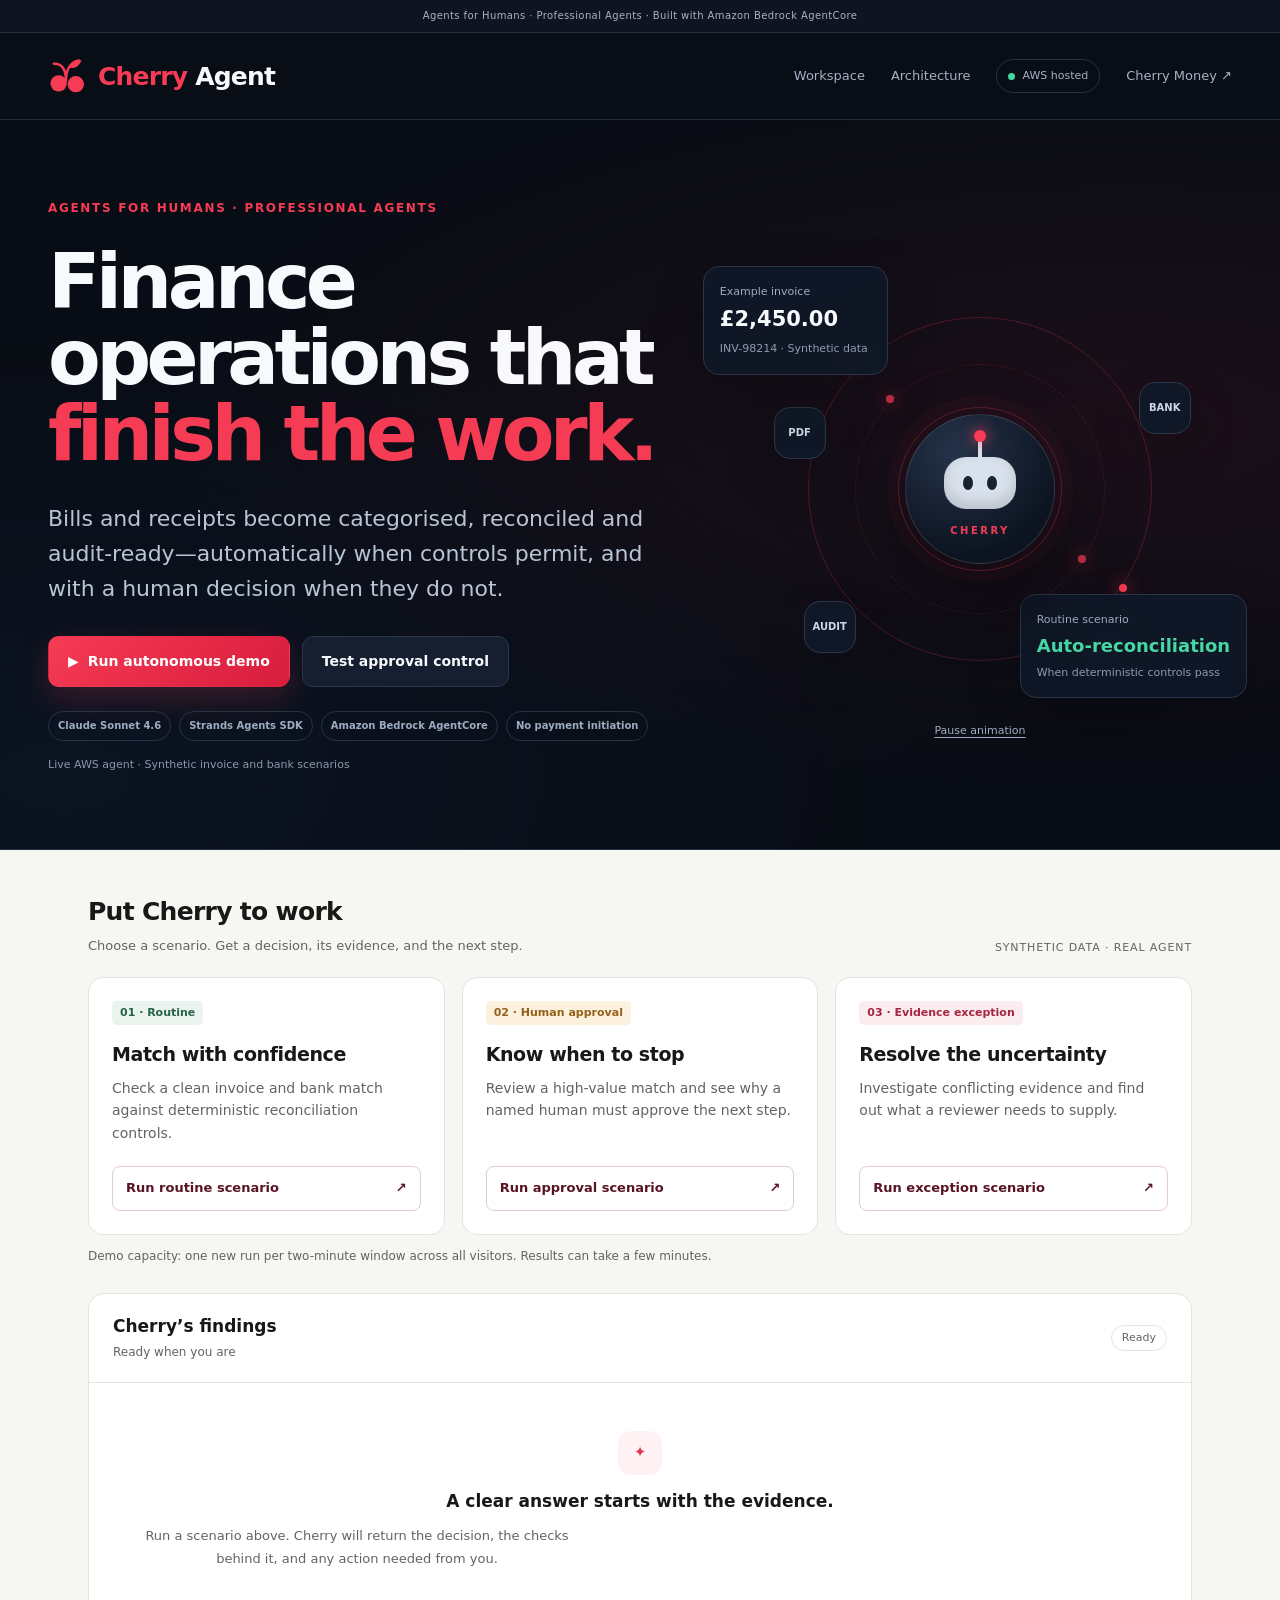
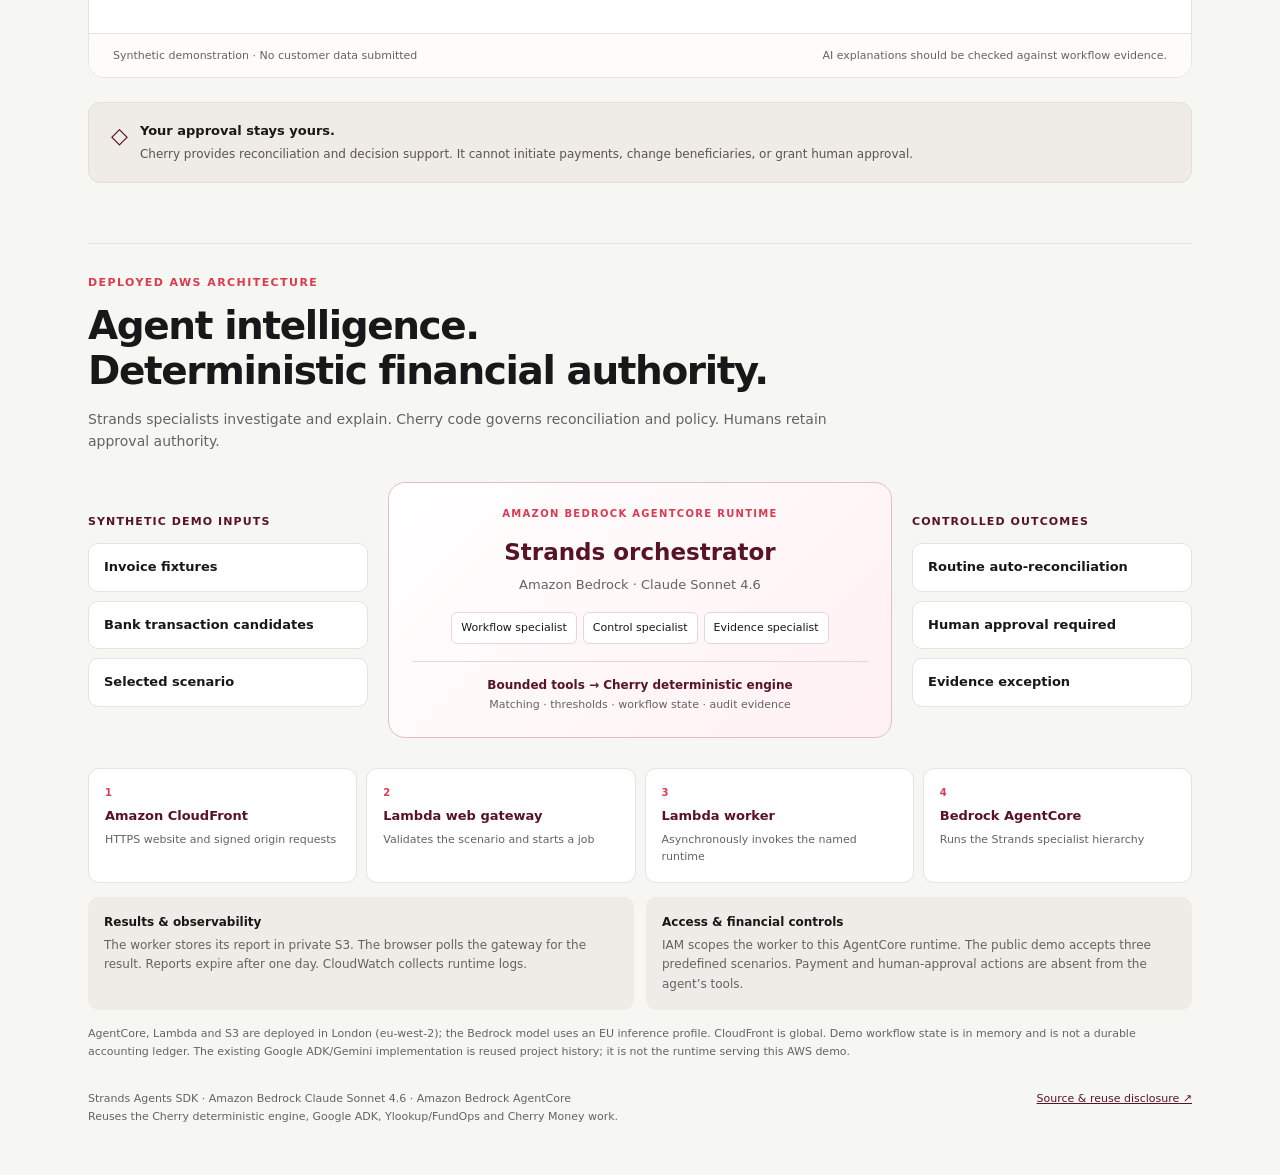
<file: infra/aws/web/index.html>
<!doctype html>
<html lang="en">
<head>
<meta charset="utf-8">
<meta name="viewport" content="width=device-width,initial-scale=1">
<meta name="theme-color" content="#581425">
<title>Cherry Agent — Your finance, clearly in control</title>
<style>
:root{--ink:#171817;--muted:#646362;--wine:#581425;--cherry:#d93b52;--paper:#f6f7f2;--line:#e6e3e0;--green:#276349;--amber:#956017;--red:#a52640}
*{box-sizing:border-box}body{margin:0;background:var(--paper);color:var(--ink);font:16px/1.6 ui-sans-serif,system-ui,-apple-system,"Segoe UI",sans-serif}button,a{-webkit-tap-highlight-color:transparent}a{color:var(--wine)}button{font:inherit;cursor:pointer}button:focus-visible,a:focus-visible{outline:3px solid var(--cherry);outline-offset:4px}.topbar{background:var(--wine);color:#fff;text-align:center;font-size:12px;letter-spacing:.04em;padding:8px 20px}.nav-wrap{background:#fff;border-bottom:1px solid var(--line)}nav{max-width:1160px;margin:auto;padding:22px 28px;display:flex;align-items:center;justify-content:space-between;gap:20px}.brand{display:flex;align-items:center;gap:12px;color:var(--ink);text-decoration:none}.brand svg{width:35px;height:37px}.brand-name{font-size:26px;line-height:1;font-weight:800;letter-spacing:-1px}.brand-name small{font-size:11px;font-weight:600;letter-spacing:.15em;display:block;margin-top:7px;color:var(--wine)}.nav-right{display:flex;gap:22px;align-items:center;font-size:13px}.live{display:flex;align-items:center;gap:7px;color:var(--green)}.dot{width:7px;height:7px;background:currentColor;border-radius:50%;display:inline-block}.nav-right a{text-decoration:none;font-weight:600}main{max-width:1160px;margin:auto;padding:0 28px 50px}.hero{display:grid;grid-template-columns:1.35fr 1fr;align-items:center;gap:58px;padding:64px 0 52px}.eyebrow{display:inline-flex;gap:8px;align-items:center;border:1px solid #e5d3d7;background:#fff9fa;padding:5px 11px;border-radius:30px;font-size:12px;font-weight:700;color:var(--wine)}.ai-icon{font-size:10px;color:white;background:var(--cherry);border-radius:50%;padding:2px 4px}h1{font-size:clamp(38px,4.4vw,60px);font-weight:800;line-height:1.05;letter-spacing:-2.5px;margin:20px 0}h1 span{color:var(--wine)}.intro{color:var(--muted);font-size:18px;max-width:550px}.hero-note{display:flex;align-items:center;gap:8px;color:var(--muted);font-size:12px;margin-top:24px}.control-panel{background:linear-gradient(135deg,#581425,#7e3042);border:1px solid #7f4150;box-shadow:0 22px 46px #58142516;border-radius:20px;padding:27px;color:#fff}.panel-title{display:flex;justify-content:space-between;font-size:12px;font-weight:600;color:#f4d6dc;letter-spacing:.03em}.panel-title span:last-child{font-weight:400}.control-panel h2{font-size:25px;line-height:1.25;margin:22px 0}.control-row{display:flex;align-items:center;gap:12px;padding:14px 0;border-top:1px solid #ffffff25}.control-icon{background:#ffffff16;border:1px solid #ffffff2b;border-radius:10px;width:35px;height:35px;display:grid;place-items:center;flex-shrink:0}.control-row strong{display:block;font-size:14px}.control-row small{color:#ecd7dc;font-size:12px}.section-heading{display:flex;align-items:end;justify-content:space-between;gap:18px;margin-bottom:20px}.section-heading h2{font-size:25px;letter-spacing:-.7px;margin:0}.section-heading p{font-size:13px;color:var(--muted);margin:4px 0 0}.demo-label{font-size:11px;text-transform:uppercase;letter-spacing:.08em;color:var(--muted);white-space:nowrap}.cards{display:grid;grid-template-columns:repeat(3,1fr);gap:17px}.card{display:flex;flex-direction:column;background:#fff;border:1px solid var(--line);border-radius:15px;padding:23px;transition:border-color .2s,box-shadow .2s}.card.selected{border-color:var(--cherry);box-shadow:0 0 0 2px #d93b5215}.scenario-type{align-self:start;border-radius:5px;padding:3px 8px;font-size:11px;font-weight:700}.routine{background:#eaf3ed;color:var(--green)}.approval{background:#fcf1df;color:var(--amber)}.exception{background:#fbecef;color:var(--red)}.card h3{font-size:19px;margin:14px 0 8px;letter-spacing:-.4px}.card p{font-size:14px;color:var(--muted);margin:0 0 22px;flex:1}.run{width:100%;text-align:left;display:flex;justify-content:space-between;gap:10px;align-items:center;background:#fff;color:var(--wine);border:1px solid #e5cbd1;border-radius:8px;padding:11px 13px;font-size:13px;font-weight:700}.run:hover{background:#fff4f6;border-color:var(--cherry)}.selected .run{background:var(--cherry);color:#fff;border-color:var(--cherry)}button:disabled{opacity:.55;cursor:wait}.usage{margin:12px 0 27px;font-size:12px;color:var(--muted)}.workspace{background:#fff;border:1px solid var(--line);border-radius:16px;overflow:hidden;scroll-margin-top:20px}.workspace-header{padding:19px 24px;display:flex;justify-content:space-between;align-items:center;gap:12px;border-bottom:1px solid var(--line)}.workspace-header h2{font-size:17px;margin:0}.workspace-header p{font-size:12px;color:var(--muted);margin:3px 0 0}.copy{background:#fff;border:1px solid var(--line);color:var(--wine);border-radius:7px;padding:7px 11px;font-size:12px}.state-pill{font-size:11px;border:1px solid var(--line);border-radius:20px;padding:3px 10px;color:var(--muted)}.state-pill[data-state=complete]{background:#eaf3ed;color:var(--green);border-color:#d2e8d9}.state-pill[data-state=running]{background:#fff1f4;color:var(--wine);border-color:#f0cdd5}.state-pill[data-state=failed]{color:var(--red)}.result{padding:26px 28px;overflow-wrap:anywhere;font-size:15px;line-height:1.75;min-height:195px}.empty{text-align:center;padding:22px 5px;color:var(--muted)}.empty-icon{margin:0 auto 12px;background:#fff1f4;color:var(--cherry);border-radius:13px;display:grid;place-items:center;width:44px;height:44px;font-weight:800}.empty strong{display:block;color:var(--ink);font-size:17px}.empty p{font-size:13px;max-width:470px;margin:8px auto}.result h2{font-size:20px;letter-spacing:-.5px;margin:24px 0 10px;color:var(--wine)}.result h2:first-child{margin-top:0}.result h3{font-size:17px;color:var(--wine)}.result p{margin:9px 0 14px}.result ul,.result ol{padding-left:23px}.result li{margin:5px 0}.result code{font-size:12px;background:var(--paper);padding:2px 5px;border-radius:4px}.table-wrap{overflow:auto;margin:14px 0 22px}.result table{width:100%;border-collapse:collapse;font-size:13px;text-align:left}.result th{color:var(--wine);background:#fbf4f5;font-weight:700}.result td,.result th{padding:11px 14px;border:1px solid var(--line);vertical-align:top}.result blockquote{margin:15px 0;border-left:3px solid var(--cherry);padding:5px 16px;color:var(--muted)}.loading{display:flex;align-items:center;gap:13px;color:var(--wine)}.spinner{width:21px;height:21px;border:2px solid #efd3da;border-top-color:var(--cherry);border-radius:50%;animation:spin 1s linear infinite}.loading-note{color:var(--muted);font-size:13px;margin-left:34px!important}@keyframes spin{to{transform:rotate(360deg)}}.report-footer{padding:13px 24px;background:#fdfcfb;border-top:1px solid var(--line);font-size:11px;color:var(--muted);display:flex;justify-content:space-between;gap:14px}.boundary{display:flex;gap:12px;align-items:start;background:#efece7;border:1px solid #e3ded7;border-radius:12px;padding:18px 22px;margin-top:24px;color:#59544e;font-size:12px}.boundary strong{display:block;color:var(--ink);font-size:13px;margin-bottom:3px}.shield{color:var(--wine);font-size:22px;line-height:1.4}footer{display:flex;justify-content:space-between;gap:25px;margin-top:28px;font-size:11px;color:var(--muted)}footer p{margin:0;max-width:770px}footer a{white-space:nowrap}[hidden]{display:none!important}@media(max-width:780px){.hero{grid-template-columns:1fr;gap:24px;padding:36px 0}.control-panel{display:none}.cards{grid-template-columns:1fr}.card p{margin-bottom:16px}h1{letter-spacing:-1.5px}.nav-right .live{display:none}.section-heading{align-items:start}.demo-label{display:none}main{padding:0 18px 32px}nav{padding:20px 18px}.result{padding:22px 18px}.workspace-header{padding:17px 18px}.report-footer,footer{flex-direction:column;gap:6px}.brand-name{font-size:22px}.intro{font-size:16px}}@media(prefers-reduced-motion:reduce){*{animation:none!important;scroll-behavior:auto!important}}
.hero-visual { position: relative; min-height: 400px; display: grid; place-items: center; }
.agent-orbit { width: min(390px, 100%); aspect-ratio: 1; position: relative; display: grid; place-items: center; }
.orbit { position: absolute; inset: 10%; border: 1px solid rgba(217,59,82,.28); border-radius: 50%; animation: spin 24s linear infinite; }
.orbit::before, .orbit::after { content: ""; position: absolute; width: 8px; height: 8px; border-radius: 50%; background: var(--cherry); box-shadow: 0 0 18px var(--cherry); }
.orbit::before { left: 12%; top: 12%; }
.orbit::after { right: 7%; bottom: 20%; }
.orbit-two { inset: 21%; border-style: dashed; animation-direction: reverse; animation-duration: 18s; opacity: .75; }
.agent-core { position: relative; z-index: 2; width: 150px; height: 150px; border-radius: 50%; display: grid; place-items: center; background: radial-gradient(circle at 35% 25%, #8c3a4e, #581425 70%); border: 1px solid rgba(255,255,255,.13); box-shadow: 0 0 0 18px rgba(246,59,85,.035), 0 30px 80px rgba(0,0,0,.45); }
.agent-core::before { content: ""; position: absolute; inset: -8px; border: 1px solid rgba(246,59,85,.28); border-radius: inherit; }
.agent-core span { position: absolute; bottom: 24px; color: var(--cherry); font-size: 10px; letter-spacing: .25em; font-weight: 900; }
.agent-face { width: 72px; height: 52px; margin-top: -12px; border-radius: 22px; background: #f6ebe8; display: flex; align-items: center; justify-content: center; gap: 14px; box-shadow: inset 0 -6px 14px rgba(0,0,0,.15); }
.agent-face i { width: 10px; height: 14px; border-radius: 50%; background: #581425; }
.agent-face::before { content: ""; position: absolute; width: 4px; height: 24px; background: #f6ebe8; top: 23px; }
.agent-face::after { content: ""; position: absolute; width: 12px; height: 12px; background: var(--cherry); border-radius: 50%; top: 15px; box-shadow: 0 0 14px var(--cherry); }
.orbit-node { position: absolute; display: grid; place-items: center; width: 52px; height: 52px; border-radius: 16px; background: #fff; border: 1px solid #e5cbd1; color: #581425; font-size: 10px; font-weight: 900; box-shadow: 0 12px 30px #58142512; }
.node-a { left: 2%; top: 31%; }
.node-b { right: 1%; top: 25%; }
.node-c { right: 15%; bottom: 7%; color: var(--green); font-size: 20px; }
.node-d { left: 9%; bottom: 12%; }
.mini-card { position: absolute; min-width: 154px; padding: 16px; border-radius: 16px; background: rgba(255,255,255,.94); border: 1px solid #e5cbd1; box-shadow: 0 12px 30px #58142512; backdrop-filter: blur(10px); }
.mini-card-left { left: -4%; top: 12%; }
.mini-card-right { right: -5%; bottom: 10%; }
.mini-card span, .mini-card small { display: block; }
.mini-label { color: var(--muted); font-size: 11px; margin-bottom: 3px; }
.mini-card strong { font-size: 17px; }
.mini-card small { color: var(--muted); margin-top: 3px; }
.success-text { color: var(--green) !important; }

.hero-visual .mini-card-left{left:-1%;top:3%}.hero-visual .mini-card-right{right:-1%;bottom:7%}.motion-toggle{position:absolute;bottom:-16px;border:0;background:transparent;color:var(--muted);font-size:11px;text-decoration:underline;text-underline-offset:3px}.hero-visual.paused .orbit{animation-play-state:paused}@media(max-width:780px){.hero-visual{min-height:345px;max-width:390px;width:100%;margin:auto}.agent-orbit{width:320px;max-width:100%}.hero-visual .mini-card{padding:10px 12px;min-width:135px}.hero-visual .mini-card strong{font-size:15px}}@media(prefers-reduced-motion:reduce){.orbit{animation:none!important}.motion-toggle{display:none}}

.architecture{margin-top:60px;padding-top:30px;border-top:1px solid var(--line);scroll-margin-top:25px}.architecture .arch-label{font-size:11px;font-weight:800;letter-spacing:.13em;color:var(--cherry);text-transform:uppercase}.architecture>h2{font-size:clamp(27px,3.5vw,39px);letter-spacing:-1.4px;line-height:1.15;margin:12px 0}.architecture>p{color:var(--muted);font-size:14px;max-width:760px}.arch-grid{display:grid;grid-template-columns:1fr 1.8fr 1fr;gap:20px;align-items:center;margin:30px 0}.arch-column>h3{font-size:11px;text-transform:uppercase;letter-spacing:.1em;color:var(--wine);margin:0 0 12px}.arch-item{background:white;border:1px solid var(--line);border-radius:10px;padding:13px 15px;margin-top:9px;font-size:13px;font-weight:600}.arch-center{padding:23px;border:1px solid #e4bcc5;background:linear-gradient(135deg,#fff,#fff0f3);border-radius:17px;text-align:center}.arch-center .arch-label{font-size:10px}.arch-center h3{font-size:23px;color:var(--wine);margin:12px 0 0}.arch-center .model{font-size:13px;color:var(--muted);margin:4px 0 16px}.specialists{display:flex;justify-content:center;flex-wrap:wrap;gap:6px}.specialists span{font-size:11px;border:1px solid #e8d4d9;border-radius:6px;background:#fff;padding:6px 9px}.engine{border-top:1px solid #e8d4d9;margin-top:17px;padding-top:14px;font-size:12px;color:var(--wine)}.engine strong{display:block}.engine span{font-size:11px;color:var(--muted)}.hosting-flow{display:grid;grid-template-columns:repeat(4,1fr);gap:9px;counter-reset:hosting}.hosting-node{background:#fff;border:1px solid var(--line);padding:16px;border-radius:11px;counter-increment:hosting;font-size:12px}.hosting-node:before{content:counter(hosting);display:block;font-size:10px;font-weight:700;color:var(--cherry);margin-bottom:5px}.hosting-node strong{display:block;color:var(--wine);font-size:13px}.hosting-node span{display:block;color:var(--muted);font-size:11px;margin-top:4px}.arch-notes{display:grid;grid-template-columns:1fr 1fr;gap:12px;margin-top:14px}.arch-note{font-size:12px;color:var(--muted);padding:16px;background:#efece7;border-radius:10px}.arch-note strong{display:block;color:var(--ink);margin-bottom:4px}.architecture .arch-disclosure{font-size:11px;max-width:none;line-height:1.7;margin:15px 0 0}@media(max-width:780px){.arch-grid{grid-template-columns:1fr}.hosting-flow{grid-template-columns:1fr 1fr}.arch-notes{grid-template-columns:1fr}.nav-right{gap:13px;font-size:11px}.arch-center{order:-1}}@media(max-width:380px){.hosting-flow{grid-template-columns:1fr}}

/* Hero retains the original FinOps visual language; runtime labels describe this AWS deployment. */
.topbar{background:#101421;color:#a8b3c4;border-bottom:1px solid #243042;font-size:10px}.nav-wrap{background:#090d15;border-color:#242b39}nav{max-width:1400px;padding:25px 48px}.brand{color:#f7f9fc;gap:14px}.brand svg{color:#f63b55;width:36px;height:36px}.brand-name{font-size:25px;font-weight:600;letter-spacing:-.8px;white-space:nowrap}.brand-name b{color:#f63b55}.nav-right{font-size:13px;gap:26px}.nav-right a{color:#a6b2c5;font-weight:500}.nav-right a:hover{color:#fff}.nav-right .live{color:#a6b2c5;border:1px solid #293142;border-radius:30px;padding:7px 11px;font-size:11px}.live .dot{color:#47d7a3}.hero-shell{color:#f7f9fc;background:radial-gradient(ellipse at 88% 42%,#4a15264d,transparent 60%),radial-gradient(ellipse at 5% 90%,#10223b5c,transparent 50%),#080c14;overflow:hidden;border-bottom:1px solid #243042}.hero{max-width:1400px;margin:auto;min-height:680px;grid-template-columns:1.1fr .9fr;gap:clamp(30px,5vw,80px);padding:74px 48px 65px}.hero .eyebrow{border:0;border-radius:0;background:none;color:#f63b55;font-size:12px;letter-spacing:.14em;padding:0;line-height:1.6}.hero h1{font-size:clamp(49px,6vw,86px);line-height:.99;letter-spacing:-.06em;margin:24px 0 29px;font-weight:800}.hero h1 span{display:block;color:#f63b55}.hero .intro{color:#b9c4d5;font-size:clamp(17px,1.8vw,22px);line-height:1.6;max-width:690px;margin-bottom:30px}.hero-actions{display:flex;gap:12px;flex-wrap:wrap;margin:28px 0 24px}.hero-button{display:inline-flex;justify-content:center;align-items:center;gap:9px;min-height:48px;padding:13px 19px;border:1px solid transparent;border-radius:11px;font-size:14px;font-weight:750;transition:transform .18s ease,background .18s ease}.hero-button:hover{transform:translateY(-2px)}.hero-primary{color:#fff;background:linear-gradient(135deg,#f63b55,#d71d3c);box-shadow:0 12px 32px #f63b5533}.hero-secondary{color:#f7f9fc;background:#151f30;border-color:#2a374b}.hero-secondary:hover{background:#1c293d}.trust-row{display:flex;gap:8px;flex-wrap:wrap}.trust-row span{color:#9eacc1;border:1px solid #273245;border-radius:25px;padding:6px 9px;font-size:10px;font-weight:650}.hero-disclosure{font-size:11px;color:#8997ad;margin-top:15px}.hero-visual{min-height:465px}.agent-orbit{width:min(430px,100%)}.orbit{border-color:#f63b5540}.orbit:before,.orbit:after{background:#f63b55;box-shadow:0 0 18px #f63b55}.agent-core{background:radial-gradient(circle at 35% 25%,#25334a,#0d1421 70%);border-color:#ffffff21;box-shadow:0 0 0 18px #f63b5509,0 30px 80px #0006}.agent-core span{color:#f63b55}.agent-core:before{border-color:#f63b5548}.agent-face,.agent-face:before{background:#d9e1ec}.agent-face i{background:#192132}.agent-face:after{background:#f63b55;box-shadow:0 0 14px #f63b55}.orbit-node{background:#101827;border-color:#2c3648;color:#ccd6e5;box-shadow:0 20px 50px #0003}.orbit-node.node-c{color:#47d7a3}.mini-card{background:#101827ed;border-color:#2b3446;box-shadow:0 20px 55px #0003;min-width:185px;padding:16px}.mini-card .mini-label{color:#9eacc1}.mini-card strong{color:#f7f9fc;font-size:21px}.mini-card .success-text{color:#47d7a3!important;font-size:18px}.mini-card small{color:#8c9bb1;font-size:11px}.hero-visual .mini-card-left{top:2%;left:-5%}.hero-visual .mini-card-right{bottom:5%;right:-3%}.motion-toggle{bottom:-19px;color:#9eacc1}.hero-button:disabled{transform:none;cursor:wait}main>.section-heading,main>section:first-child{margin-top:42px}
@media(max-width:1050px) and (min-width:781px){.hero{gap:30px;padding:58px 30px;min-height:650px;grid-template-columns:1.12fr .88fr}.hero h1{font-size:60px}.hero-visual{min-height:400px}.mini-card{min-width:155px;padding:12px}.mini-card strong{font-size:18px}.mini-card .success-text{font-size:15px}.agent-core{width:130px;height:130px}.nav-right{gap:14px}nav{padding:24px 30px}.nav-right .live{display:none}}
@media(max-width:780px){nav{padding:19px 20px}.nav-right{gap:14px;font-size:12px}.nav-right>a:last-child{display:none}.brand-name{font-size:22px}.brand svg{width:31px}.hero{grid-template-columns:1fr;padding:43px 24px 45px;gap:28px;min-height:0}.hero h1{font-size:clamp(48px,10vw,70px);max-width:660px}.hero .eyebrow{font-size:10px}.hero .intro{font-size:17px}.hero-visual{display:grid;min-height:370px;max-width:430px}.agent-orbit{width:min(360px,100%)}.hero-visual .mini-card-left{left:0;top:3%}.hero-visual .mini-card-right{right:0;bottom:5%}.hero-visual .mini-card{min-width:158px}.hero-actions{gap:10px}.hero-button{font-size:13px;padding:13px 14px}.hero-visual .mini-card strong{font-size:18px}.hero-visual .mini-card .success-text{font-size:15px}}
</style>
</head>
<body>
<div class="topbar">Agents for Humans · Professional Agents · Built with Amazon Bedrock AgentCore</div>
<div class="nav-wrap"><nav><a class="brand" href="/" aria-label="Cherry Agent home"><svg viewBox="0 0 44 44" aria-hidden="true"><path d="M22 28C22 14 17 6 7 7M22 25C23 12 29 4 38 3" fill="none" stroke="currentColor" stroke-width="3" stroke-linecap="round"/><path d="M26 12C28 5 34 2 41 3c-3 7-8 10-15 9" fill="currentColor"/><circle cx="13" cy="31" r="10" fill="currentColor"/><circle cx="34" cy="32" r="10" fill="currentColor"/></svg><span class="brand-name"><b>Cherry</b> Agent</span></a><div class="nav-right"><a href="#workspace">Workspace</a><a href="#architecture">Architecture</a><span class="live"><i class="dot"></i>AWS hosted</span><a href="https://cherrymoney.co.uk/">Cherry Money ↗</a></div></nav></div>
<div class="hero-shell"><section class="hero"><div class="hero-copy"><div class="eyebrow">AGENTS FOR HUMANS · PROFESSIONAL AGENTS</div><h1>Finance operations that <span>finish the work.</span></h1><p class="intro">Bills and receipts become categorised, reconciled and audit-ready—automatically when controls permit, and with a human decision when they do not.</p><div class="hero-actions"><button class="hero-button hero-primary" data-scenario="autonomous"><span aria-hidden="true">▶</span> Run autonomous demo</button><button class="hero-button hero-secondary" data-scenario="approval">Test approval control</button></div><div class="trust-row"><span>Claude Sonnet 4.6</span><span>Strands Agents SDK</span><span>Amazon Bedrock AgentCore</span><span>No payment initiation</span></div><p class="hero-disclosure">Live AWS agent · Synthetic invoice and bank scenarios</p></div><aside class="hero-visual" aria-label="Animated Cherry agent connecting invoices, bank evidence and audit records"><div class="agent-orbit" aria-hidden="true"><div class="orbit orbit-one"></div><div class="orbit orbit-two"></div><div class="agent-core"><div class="agent-face"><i></i><i></i></div><span>CHERRY</span></div><div class="orbit-node node-a">PDF</div><div class="orbit-node node-b">BANK</div><div class="orbit-node node-c">✓</div><div class="orbit-node node-d">AUDIT</div></div><div class="mini-card mini-card-left"><span class="mini-label">Example invoice</span><strong>£2,450.00</strong><small>INV-98214 · Synthetic data</small></div><div class="mini-card mini-card-right"><span class="mini-label">Routine scenario</span><strong class="success-text">Auto-reconciliation</strong><small>When deterministic controls pass</small></div><button class="motion-toggle" id="motion-toggle" aria-pressed="false">Pause animation</button></aside></section></div><main>
<section aria-labelledby="scenarios-title"><div class="section-heading"><div><h2 id="scenarios-title">Put Cherry to work</h2><p>Choose a scenario. Get a decision, its evidence, and the next step.</p></div><span class="demo-label">Synthetic data · Real agent</span></div><div class="cards"><article class="card"><span class="scenario-type routine">01 · Routine</span><h3>Match with confidence</h3><p>Check a clean invoice and bank match against deterministic reconciliation controls.</p><button class="run" data-scenario="autonomous">Run routine scenario <span aria-hidden="true">↗</span></button></article><article class="card"><span class="scenario-type approval">02 · Human approval</span><h3>Know when to stop</h3><p>Review a high-value match and see why a named human must approve the next step.</p><button class="run" data-scenario="approval">Run approval scenario <span aria-hidden="true">↗</span></button></article><article class="card"><span class="scenario-type exception">03 · Evidence exception</span><h3>Resolve the uncertainty</h3><p>Investigate conflicting evidence and find out what a reviewer needs to supply.</p><button class="run" data-scenario="exception">Run exception scenario <span aria-hidden="true">↗</span></button></article></div><p class="usage">Demo capacity: one new run per two-minute window across all visitors. Results can take a few minutes.</p></section>
<section class="workspace" id="workspace" aria-labelledby="report-title"><div class="workspace-header"><div><h2 id="report-title">Cherry’s findings</h2><p id="status" role="status">Ready when you are</p></div><span class="state-pill" id="state-pill">Ready</span><button class="copy" id="copy" hidden>Copy report</button></div><div class="result" id="result" aria-live="polite"><div class="empty"><div class="empty-icon">✦</div><strong>A clear answer starts with the evidence.</strong><p>Run a scenario above. Cherry will return the decision, the checks behind it, and any action needed from you.</p></div></div><div class="report-footer"><span id="provenance">Synthetic demonstration · No customer data submitted</span><span>AI explanations should be checked against workflow evidence.</span></div></section>
<div class="boundary"><span class="shield" aria-hidden="true">◇</span><div><strong>Your approval stays yours.</strong>Cherry provides reconciliation and decision support. It cannot initiate payments, change beneficiaries, or grant human approval.</div></div>
<section class="architecture" id="architecture" aria-labelledby="architecture-title">
<div class="arch-label">Deployed AWS architecture</div><h2 id="architecture-title">Agent intelligence.<br>Deterministic financial authority.</h2><p>Strands specialists investigate and explain. Cherry code governs reconciliation and policy. Humans retain approval authority.</p>
<div class="arch-grid"><div class="arch-column"><h3>Synthetic demo inputs</h3><div class="arch-item">Invoice fixtures</div><div class="arch-item">Bank transaction candidates</div><div class="arch-item">Selected scenario</div></div>
<div class="arch-center"><div class="arch-label">Amazon Bedrock AgentCore Runtime</div><h3>Strands orchestrator</h3><p class="model">Amazon Bedrock · Claude Sonnet 4.6</p><div class="specialists"><span>Workflow specialist</span><span>Control specialist</span><span>Evidence specialist</span></div><div class="engine"><strong>Bounded tools → Cherry deterministic engine</strong><span>Matching · thresholds · workflow state · audit evidence</span></div></div>
<div class="arch-column"><h3>Controlled outcomes</h3><div class="arch-item">Routine auto-reconciliation</div><div class="arch-item">Human approval required</div><div class="arch-item">Evidence exception</div></div></div>
<div class="hosting-flow" aria-label="Request path from the browser to the agent"><div class="hosting-node"><strong>Amazon CloudFront</strong><span>HTTPS website and signed origin requests</span></div><div class="hosting-node"><strong>Lambda web gateway</strong><span>Validates the scenario and starts a job</span></div><div class="hosting-node"><strong>Lambda worker</strong><span>Asynchronously invokes the named runtime</span></div><div class="hosting-node"><strong>Bedrock AgentCore</strong><span>Runs the Strands specialist hierarchy</span></div></div>
<div class="arch-notes"><div class="arch-note"><strong>Results & observability</strong>The worker stores its report in private S3. The browser polls the gateway for the result. Reports expire after one day. CloudWatch collects runtime logs.</div><div class="arch-note"><strong>Access & financial controls</strong>IAM scopes the worker to this AgentCore runtime. The public demo accepts three predefined scenarios. Payment and human-approval actions are absent from the agent’s tools.</div></div>
<p class="arch-disclosure">AgentCore, Lambda and S3 are deployed in London (eu-west-2); the Bedrock model uses an EU inference profile. CloudFront is global. Demo workflow state is in memory and is not a durable accounting ledger. The existing Google ADK/Gemini implementation is reused project history; it is not the runtime serving this AWS demo.</p>
</section>
<footer><p>Strands Agents SDK · Amazon Bedrock Claude Sonnet 4.6 · Amazon Bedrock AgentCore<br>Reuses the Cherry deterministic engine, Google ADK, Ylookup/FundOps and Cherry Money work.</p><a href="https://github.com/sohamtech-uk/cherry-agentic-finops/tree/feat/agents-for-humans-strands-aws">Source & reuse disclosure ↗</a></footer>
</main>
<script>
const statusEl=document.getElementById('status'),resultEl=document.getElementById('result'),pill=document.getElementById('state-pill'),copy=document.getElementById('copy');
const buttons=[...document.querySelectorAll('[data-scenario]')];
const labels={autonomous:'Routine reconciliation',approval:'Human approval',exception:'Evidence exception'};
let reportText='';
const motionToggle=document.getElementById('motion-toggle');
motionToggle.onclick=()=>{const paused=document.querySelector('.hero-visual').classList.toggle('paused');motionToggle.setAttribute('aria-pressed',String(paused));motionToggle.textContent=paused?'Resume animation':'Pause animation'};
// Model text is rendered with DOM text nodes only; HTML and links are never executed.
function inline(parent,text){
  for(const token of text.split(/(\*\*[^*]+\*\*|`[^`]+`)/g)){
    if(token.startsWith('**')&&token.endsWith('**')){const e=document.createElement('strong');e.textContent=token.slice(2,-2);parent.append(e)}
    else if(token.startsWith('`')&&token.endsWith('`')){const e=document.createElement('code');e.textContent=token.slice(1,-1);parent.append(e)}
    else parent.append(document.createTextNode(token));
  }
}
function renderReport(text){
  resultEl.replaceChildren();const lines=text.replace(/\r/g,'').split('\n');
  const cells=line=>line.trim().replace(/^\|/,'').replace(/\|$/,'').split('|').map(x=>x.trim());
  for(let i=0;i<lines.length;i++){
    const line=lines[i].trim();if(!line||/^[-*_]{3,}$/.test(line))continue;
    if(line.includes('|')&&i+1<lines.length&&/^\s*\|?\s*:?-{3,}/.test(lines[i+1])){
      const wrap=document.createElement('div');wrap.className='table-wrap';const table=document.createElement('table');const head=document.createElement('thead'),body=document.createElement('tbody'),row=document.createElement('tr');
      for(const value of cells(line)){const th=document.createElement('th');th.scope='col';inline(th,value);row.append(th)}head.append(row);i+=2;
      while(i<lines.length&&lines[i].includes('|')&&lines[i].trim()){const tr=document.createElement('tr');for(const value of cells(lines[i])){const td=document.createElement('td');inline(td,value);tr.append(td)}body.append(tr);i++}i--;table.append(head,body);wrap.append(table);resultEl.append(wrap);continue;
    }
    const heading=line.match(/^(#{1,6})\s+(.*)/);if(heading){const e=document.createElement(heading[1].length<=2?'h2':'h3');inline(e,heading[2]);resultEl.append(e);continue}
    if(/^[-*]\s+/.test(line)||/^\d+\.\s+/.test(line)){const ordered=/^\d+\./.test(line),list=document.createElement(ordered?'ol':'ul');const pattern=ordered?/^\d+\.\s+/:/^[-*]\s+/;while(i<lines.length&&pattern.test(lines[i].trim())){const li=document.createElement('li');inline(li,lines[i].trim().replace(pattern,''));list.append(li);i++}i--;resultEl.append(list);continue}
    const el=document.createElement(line.startsWith('>')?'blockquote':'p');inline(el,line.replace(/^>\s?/,''));resultEl.append(el);
  }
}
function state(name,label){pill.dataset.state=name;pill.textContent=label}
copy.onclick=async()=>{try{await navigator.clipboard.writeText(reportText);copy.textContent='Copied';setTimeout(()=>copy.textContent='Copy report',2000)}catch{statusEl.textContent='Select the report text to copy it.'}};
buttons.forEach(button=>button.onclick=async()=>{
  buttons.forEach(x=>{x.disabled=true;x.closest('.card')?.classList.toggle('selected',x.dataset.scenario===button.dataset.scenario)});copy.hidden=true;reportText='';
  if(button.classList.contains('hero-button'))document.getElementById('workspace').scrollIntoView({behavior:matchMedia('(prefers-reduced-motion: reduce)').matches?'auto':'smooth',block:'start'});
  state('running','Running');const selected=labels[button.dataset.scenario];statusEl.textContent=selected+' · Starting';
  resultEl.replaceChildren();const loading=document.createElement('div');loading.className='loading';const spinner=document.createElement('span');spinner.className='spinner';spinner.setAttribute('aria-hidden','true');const message=document.createElement('strong');message.textContent='Cherry is checking the workflow';loading.append(spinner,message);const note=document.createElement('p');note.className='loading-note';note.textContent='Specialist agents are reviewing the outcome, controls and evidence. This can take a few minutes.';resultEl.append(loading,note);
  document.getElementById('workspace').setAttribute('aria-busy','true');const started=Date.now();let job;
  const timer=setInterval(()=>{statusEl.textContent=selected+' · '+Math.floor((Date.now()-started)/1000)+'s elapsed'},1000);
  try{
    const body=JSON.stringify({scenario:button.dataset.scenario}),digest=await crypto.subtle.digest('SHA-256',new TextEncoder().encode(body)),hash=[...new Uint8Array(digest)].map(x=>x.toString(16).padStart(2,'0')).join('');
    let response=await fetch('/api/run',{method:'POST',headers:{'Content-Type':'application/json','x-amz-content-sha256':hash},body});const start=await response.json();if(!response.ok)throw Error(start.error||'Could not start the scenario. Please retry.');job=start.job;
    let complete=false;
    for(let i=0;i<180;i++){
      await new Promise(resolve=>setTimeout(resolve,5000));response=await fetch('/api/result/'+job);if(!response.ok)throw Error('Could not retrieve the result. Please retry.');const data=await response.json();
      if(data.status==='failed')throw Error(data.error);
      if(data.status==='complete'){
        reportText=data.response;renderReport(reportText);clearInterval(timer);state('complete','Complete');statusEl.textContent=selected+' · Completed in '+Math.round((Date.now()-started)/1000)+'s';copy.hidden=false;document.getElementById('provenance').textContent='Live AgentCore response · '+data.aws_region+' · Synthetic data';complete=true;break;
      }
    }
    if(!complete)throw Error('The workflow is taking longer than expected. Please try again later.');
  }catch(error){clearInterval(timer);state('failed','Unavailable');statusEl.textContent='The scenario could not complete';resultEl.textContent=error.message;document.getElementById('provenance').textContent='No completed result for this request.'}
  finally{clearInterval(timer);document.getElementById('workspace').setAttribute('aria-busy','false');buttons.forEach(x=>x.disabled=false)}
});
</script>
</body>
</html>
</file>
